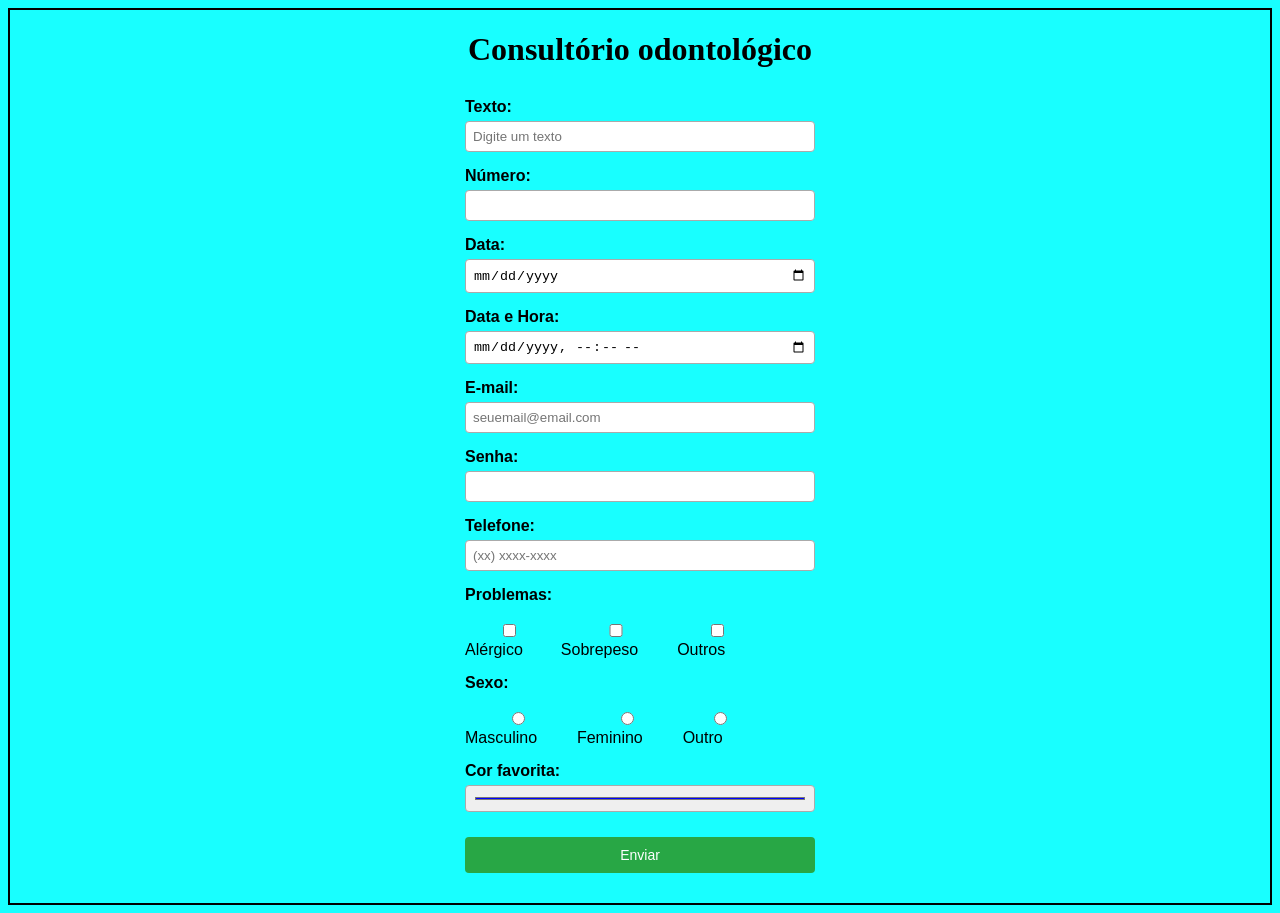
<file: consultorio.html>
<!DOCTYPE html>
<html lang="pt-BR">
<head>
  <meta charset="UTF-8" />
  <title>Formulário com vários tipos de campos</title>
  <h1> Consultório odontológico</h1>
  <style>
    h1 {
      text-align: center;
    }
    form {
      width: 350px;
      margin: 30px auto;
      font-family: Arial, sans-serif;
    }
    label {
      display: block;
      margin-top: 15px;
      font-weight: bold;
    }
    input, select {
      width: 100%;
      padding: 7px;
      margin-top: 5px;
      box-sizing: border-box;
      border: 1px solid #aaa;
      border-radius: 4px;
    }
    .inline {
      display: inline-block;
      width: auto;
      margin-right: 10px;
      font-weight: normal;
    }
    .buttons {
      margin-top: 20px;
    }
    button, input[type="submit"] {
      padding: 10px 15px;
      margin-right: 10px;
      border: none;
      border-radius: 4px;
      font-size: 14px;
      cursor: pointer;
    }
    input[type="submit"] {
      background-color: #28a745;
      color: white;
    }
    button {
      background-color: #007bff;
      color: white;
    }
    button:hover, input[type="submit"]:hover {
      opacity: 0.9;
    }
    body{
      border: 2px solid black;
      background-color: #18FFFF;
    }
  </style>
</head>
<body>

  <form>
    <label for="text">Texto:</label>
    <input type="text" id="text" name="text" placeholder="Digite um texto" />

    <label for="number">Número:</label>
    <input type="number" id="number" name="number" min="0" max="100" />

    <label for="date">Data:</label>
    <input type="date" id="date" name="date" />

    <label for="datetime">Data e Hora:</label>
    <input type="datetime-local" id="datetime" name="datetime" />

    <label for="email">E-mail:</label>
    <input type="email" id="email" name="email" placeholder="seuemail@email.com" />

    <input type="hidden" name="hiddenField" value="valorEscondido" />

    <label for="password">Senha:</label>
    <input type="password" id="password" name="password" />

    <label for="tel">Telefone:</label>
    <input type="tel" id="tel" name="tel" placeholder="(xx) xxxx-xxxx" pattern="[0-9\s\-()+]+" />

    <label>Problemas:</label>
    <label class="inline"><input type="checkbox" name="Problemas" value="Alérgico" /> Alérgico</label>
    <label class="inline"><input type="checkbox" name="interesse" value="Sobrepeso" /> Sobrepeso</label>
    <label class="inline"><input type="checkbox" name="interesse" value="Outros" /> Outros</label>

    <label>Sexo:</label>
    <label class="inline"><input type="radio" name="sexo" value="masculino" /> Masculino</label>
    <label class="inline"><input type="radio" name="sexo" value="feminino" /> Feminino</label>
    <label class="inline"><input type="radio" name="sexo" value="outro" /> Outro</label>

    <label for="cor">Cor favorita:</label>
    <input type="color" id="cor" name="cor" value="#0000ff" />

    <div class="buttons">
      <input type="submit" value="Enviar" />
      
    </div>
  </form>

</body>
</html>
</file>
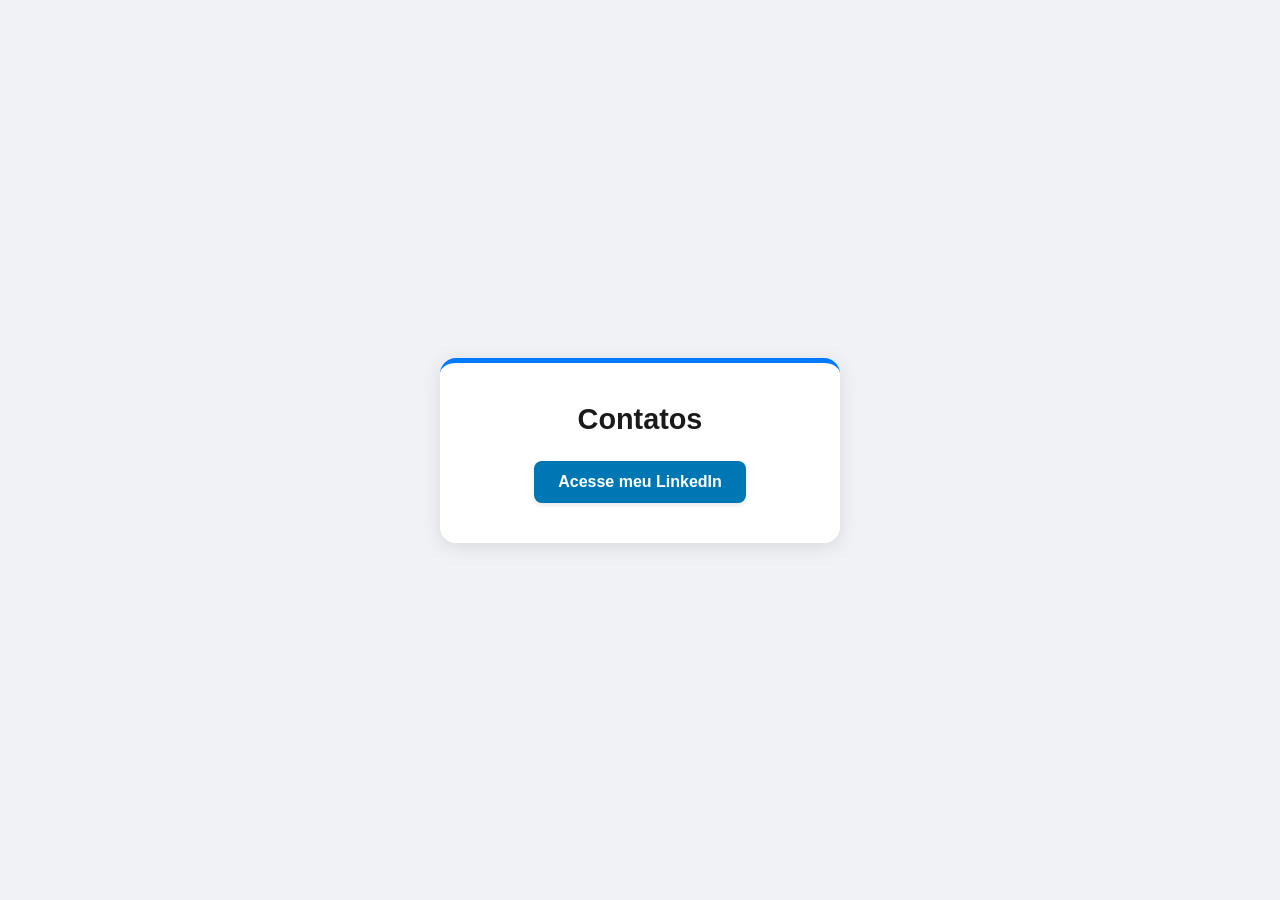
<file: contatos.html>
<!DOCTYPE html>
<html lang="pt-br">
<head>
    <meta charset="UTF-8">
    <meta name="viewport" content="width=device-width, initial-scale=1.0">
    <title>Contatos - Matheus Covre</title>
    <style>
        
        * {
            margin: 0;
            padding: 0;
            box-sizing: border-box;
        }

        body {
            font-family: -apple-system, BlinkMacSystemFont, "Segoe UI", Roboto, Helvetica, Arial, sans-serif;
            background-color: #f0f2f5;
            color: #333;
            display: flex;
            justify-content: center;
            align-items: center;
            height: 100vh;
        }

      
        .contact-card {
            background-color: white;
            padding: 40px;
            border-radius: 16px;
            box-shadow: 0 4px 20px rgba(0, 0, 0, 0.1);
            max-width: 400px; 
            width: 100%;
            text-align: center;
            border-top: 5px solid #007bff;
        }

        h2 {
            margin-bottom: 25px;
            font-size: 1.8rem;
            color: #1a1a1a;
        }

        
        .linkedin-btn {
            display: inline-block; 
            background-color: #0077b5; 
            color: white;
            text-decoration: none; 
            padding: 12px 24px;
            border-radius: 8px;
            font-weight: 600;
            transition: background-color 0.3s ease; 
            box-shadow: 0 2px 5px rgba(0,0,0,0.1);
        }

        
        .linkedin-btn:hover {
            background-color: #005582; 
            transform: translateY(-2px); 
        }
        
        p {
            margin-top: 10px;
        }
    </style>
</head>
<body>

    <div class="contact-card">
        <h2>Contatos</h2>
        
        <p>
            <a href="https://www.linkedin.com/in/matheus-covre-744520365/" target="_blank" class="linkedin-btn">
                Acesse meu LinkedIn
            </a>
        </p>
    </div>

</body>
</html>
</file>
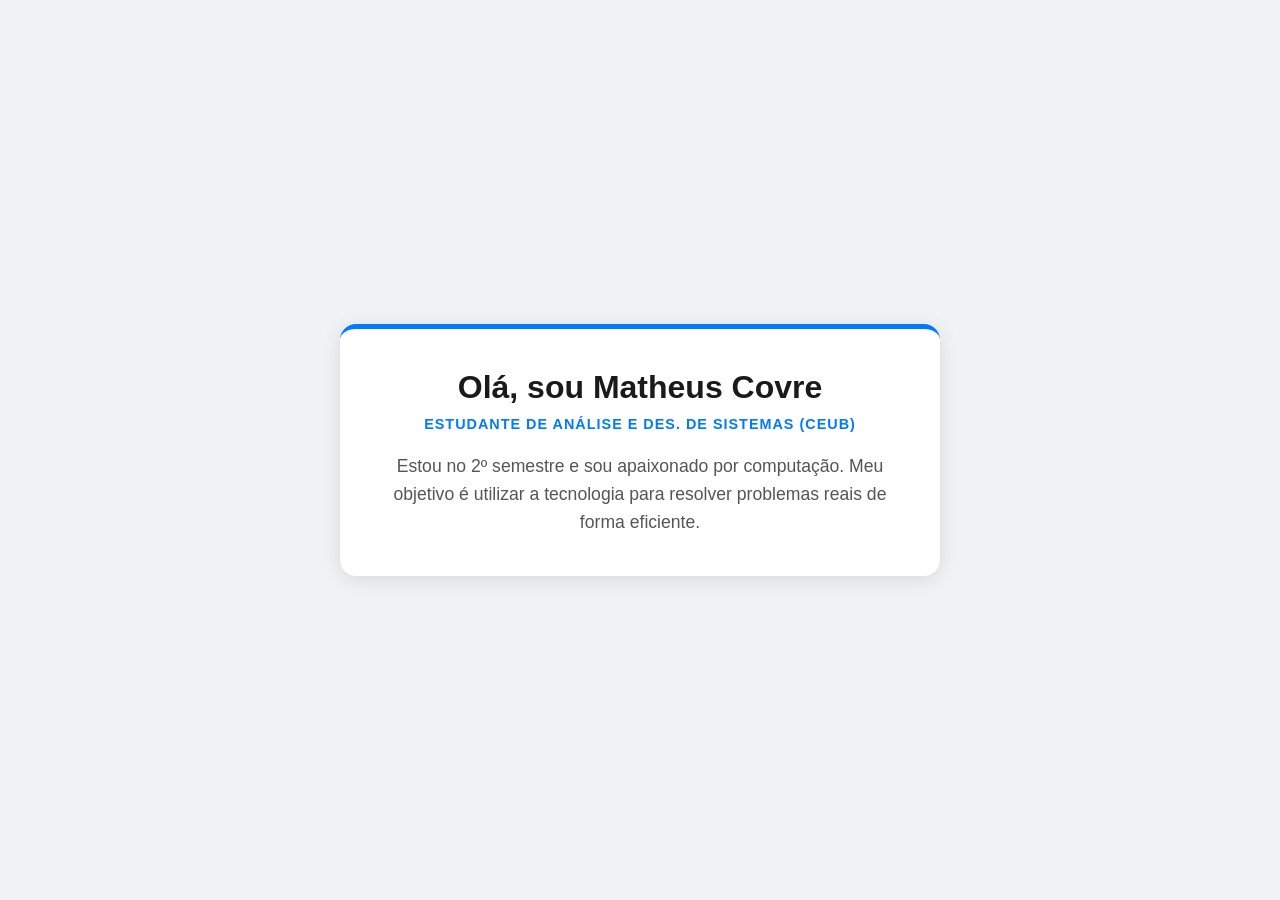
<file: eu.html>
<!DOCTYPE html>
<html lang="pt-br">
<head>
    <meta charset="UTF-8">
    <meta name="viewport" content="width=device-width, initial-scale=1.0">
    <title>Perfil - Matheus Covre</title>
    <style>
        /* 1. Reset básico e Fonte Moderna */
        * {
            margin: 0;
            padding: 0;
            box-sizing: border-box;
        }

        body {
            /* Fonte moderna do sistema (san-serif) */
            font-family: -apple-system, BlinkMacSystemFont, "Segoe UI", Roboto, Helvetica, Arial, sans-serif;
            background-color: #f0f2f5; /* Cinza bem claro, padrão moderno */
            color: #333;
            display: flex;
            justify-content: center; /* Centraliza horizontalmente */
            align-items: center;     /* Centraliza verticalmente */
            height: 100vh;           /* Altura total da tela */
            padding: 20px;
        }

        /* 2. O estilo do "Cartão" */
        .profile-card {
            background-color: white;
            padding: 40px;
            border-radius: 16px; /* Bordas arredondadas */
            box-shadow: 0 4px 20px rgba(0, 0, 0, 0.1); /* Sombra suave para dar profundidade */
            max-width: 600px;
            text-align: center;
            border-top: 5px solid #007bff; /* Detalhe colorido no topo (azul tech) */
        }

        /* 3. Tipografia */
        h1 {
            font-size: 2rem;
            margin-bottom: 10px;
            color: #1a1a1a;
        }

        .role {
            color: #007bff; /* Azul para destacar o curso */
            font-weight: 600;
            margin-bottom: 20px;
            text-transform: uppercase;
            font-size: 0.9rem;
            letter-spacing: 1px;
        }

        p {
            font-size: 1.1rem;
            line-height: 1.6; /* Espaçamento entre linhas para facilitar leitura */
            color: #555;
        }
    </style>
</head>
<body>

    <div class="profile-card">
        <h1>Olá, sou Matheus Covre</h1>
        <div class="role">Estudante de Análise e Des. de Sistemas (CEUB)</div>
        <p>
            Estou no 2º semestre e sou apaixonado por computação. 
            Meu objetivo é utilizar a tecnologia para resolver problemas reais de forma eficiente.
        </p>
    </div>

</body>
</html>
</file>
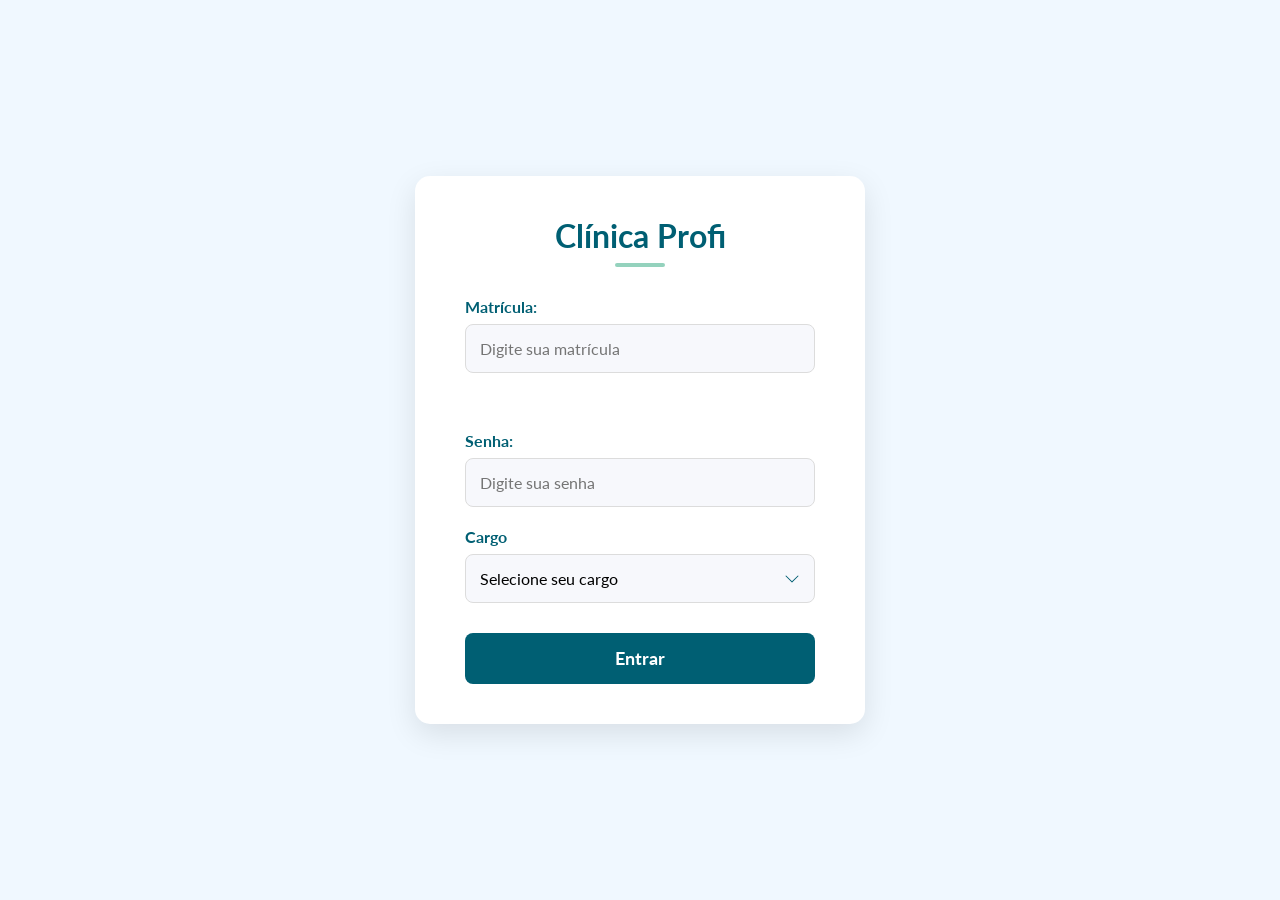
<file: hospital.html>
<!DOCTYPE html>
<html lang="pt-br">
<head>
    <meta charset="UTF-8">
    <meta name="viewport" content="width=device-width, initial-scale=1.0">
    <title>Login</title>
    <style>@import url('https://fonts.googleapis.com/css2?family=Lato:wght@400;700&display=swap');




* {
    margin: 0;
    padding: 0;
    box-sizing: border-box;
    font-family: 'Lato', sans-serif;
}


body {
    display: flex;
    justify-content: center;
    align-items: center;
    min-height: 100vh;
    background-color: #f0f8ff;
    color: #4a4a4a;
}


.login-container {
    background-color: #ffffff;
    padding: 40px 50px;
    border-radius: 15px;
    box-shadow: 0 10px 30px rgba(0, 0, 0, 0.1);
    width: 100%;
    max-width: 450px;
}


.login-form {
    display: flex;
    flex-direction: column;
}


.login-form h1 {
    text-align: center;
    margin-bottom: 30px;
    color: #005f73;
    font-weight: 700;
    font-size: 2rem;
}


.login-form h1::after {
    content: '';
    display: block;
    width: 50px;
    height: 4px;
    background-color: #94d2bd;
    margin: 8px auto 0;
    border-radius: 2px;
}


.login-form label {
    margin-bottom: 8px;
    font-weight: 700;
    color: #005f73;
}


.login-form input,
.login-form select {
    width: 100%;
    padding: 14px;
    margin-bottom: 20px;
    border: 1px solid #dcdcdc;
    border-radius: 8px;
    background-color: #f7f8fc;
    font-size: 1rem;
    transition: all 0.3s ease;
}


.login-form select {
    appearance: none;
    -webkit-appearance: none;
    -moz-appearance: none;
    background-image: url("data:image/svg+xml,%3Csvg xmlns='http://www.w3.org/2000/svg' width='16' height='16' fill='%23005f73' class='bi bi-chevron-down' viewBox='0 0 16 16'%3E%3Cpath fill-rule='evenodd' d='M1.646 4.646a.5.5 0 0 1 .708 0L8 10.293l5.646-5.647a.5.5 0 0 1 .708.708l-6 6a.5.5 0 0 1-.708 0l-6-6a.5.5 0 0 1 0-.708z'/%3E%3C/svg%3E");
    background-repeat: no-repeat;
    background-position: right 14px center;
}




.login-form input:focus,
.login-form select:focus {
    outline: none;
    border-color: #94d2bd;
    box-shadow: 0 0 0 3px rgba(148, 210, 189, 0.3);
}




.login-form button {
    padding: 15px;
    border: none;
    border-radius: 8px;
    background-color: #005f73;
    color: white;
    font-size: 1.1rem;
    font-weight: 700;
    cursor: pointer;
    margin-top: 10px;
    transition: background-color 0.3s ease, transform 0.2s ease;
}


.login-form button:hover {
    background-color: #0a9396;
    transform: translateY(-2px);
}
</style>
</head>
<body>
    <div class="login-container">
        <form action="" method="post" class="login-form">
            <h1>Clínica Profi</h1>
           
            <label for="email">Matrícula:</label>
            <input type="email" id="email" name="email"
                   required placeholder="Digite sua matrícula" /> <br /> <br />
           
            <label for="senha">Senha:</label>
            <input type="password" id="senha" name="senha"
                   required placeholder="Digite sua senha" />
            <label for="Cargo">Cargo</label>
            <select id="cargo" name="cargo" required>
                <option value="" disabled selected>Selecione seu cargo</option>
                <option value="Medicina">Médico</option>
                <option value="Enfermagem">Enfermeiro</option>
                <option value="pediatria">Pediátrico</option>
                <option value="Farmaceutico">Farmaceutico</option>
                <option value="outros">Outras áreas</option> </select>
           
            <button type="submit">Entrar</button>
        </form>
    </div>
    <script>
        document.getElementById("loginform").addEventListener('submit', function(event) {
    event.preventDefault();
    alert('Logado com sucesso!');
    this.reset();
});
</script>
</body>
</html>
</file>
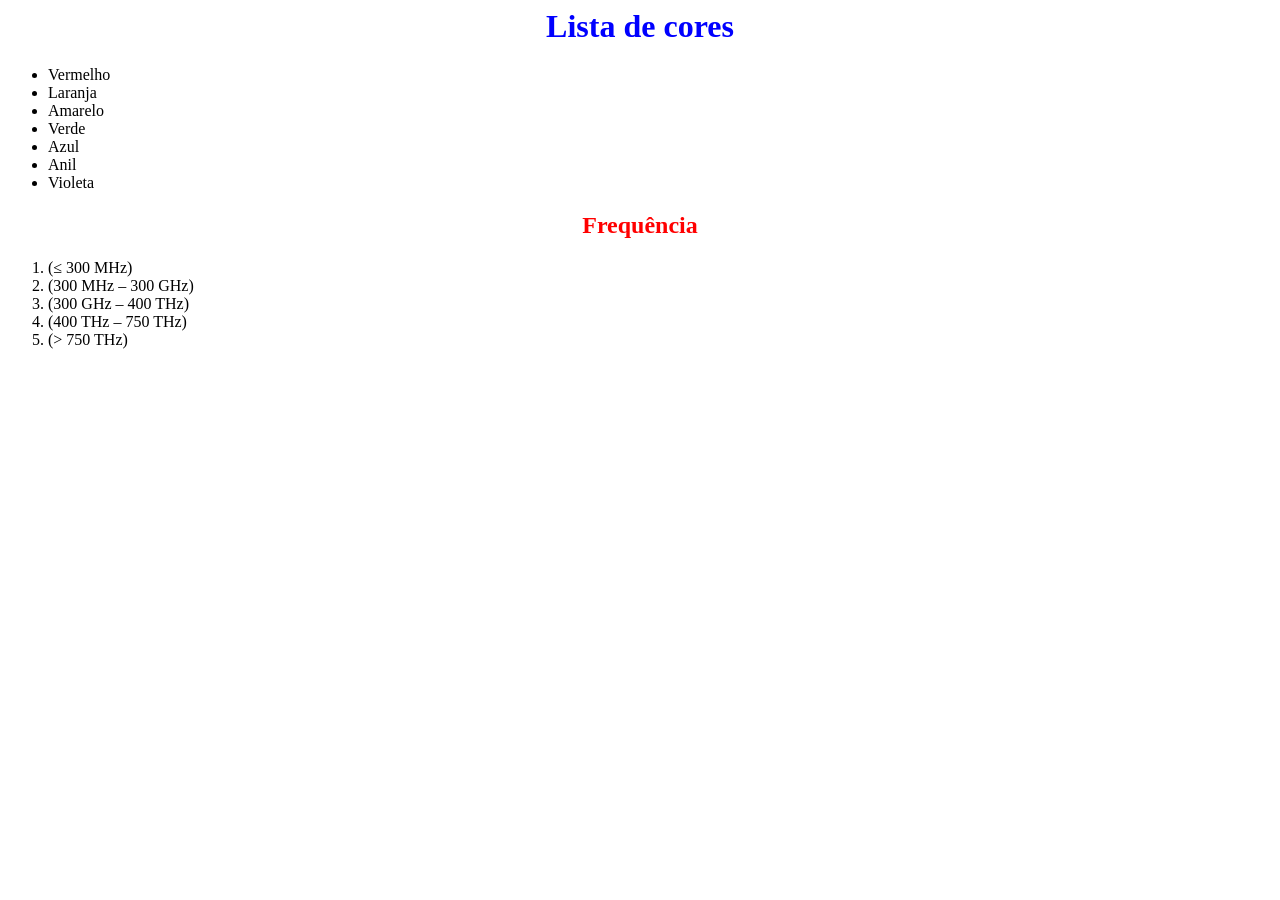
<file: lista.html>
<html>
  <head>
    <style>
      h1 {
        color: blue;
        text-align: center;
      }
      h2 {
        color: red;
        text-align: center
      }
    </style>  
  </head>
  <body>
    <h1> Lista de cores </h1>
     <ul class="team">
      <li>Vermelho</li>
      <li>Laranja</li>
      <li>Amarelo</li>
      <li>Verde</li>
      <li>Azul</li>
      <li>Anil</li>
      <li>Violeta</li>
    </ul>
    <h2> Frequência</h2>
    <ol class="team">
      <li> (≤ 300 MHz)</li>
      <li>(300 MHz – 300 GHz)</li>
      <li>(300 GHz – 400 THz)</li>
      <li>(400 THz – 750 THz)</li>
      <li>(> 750 THz)</li>
    </ol>
    
    

    
  </body>
  
</html>
</file>
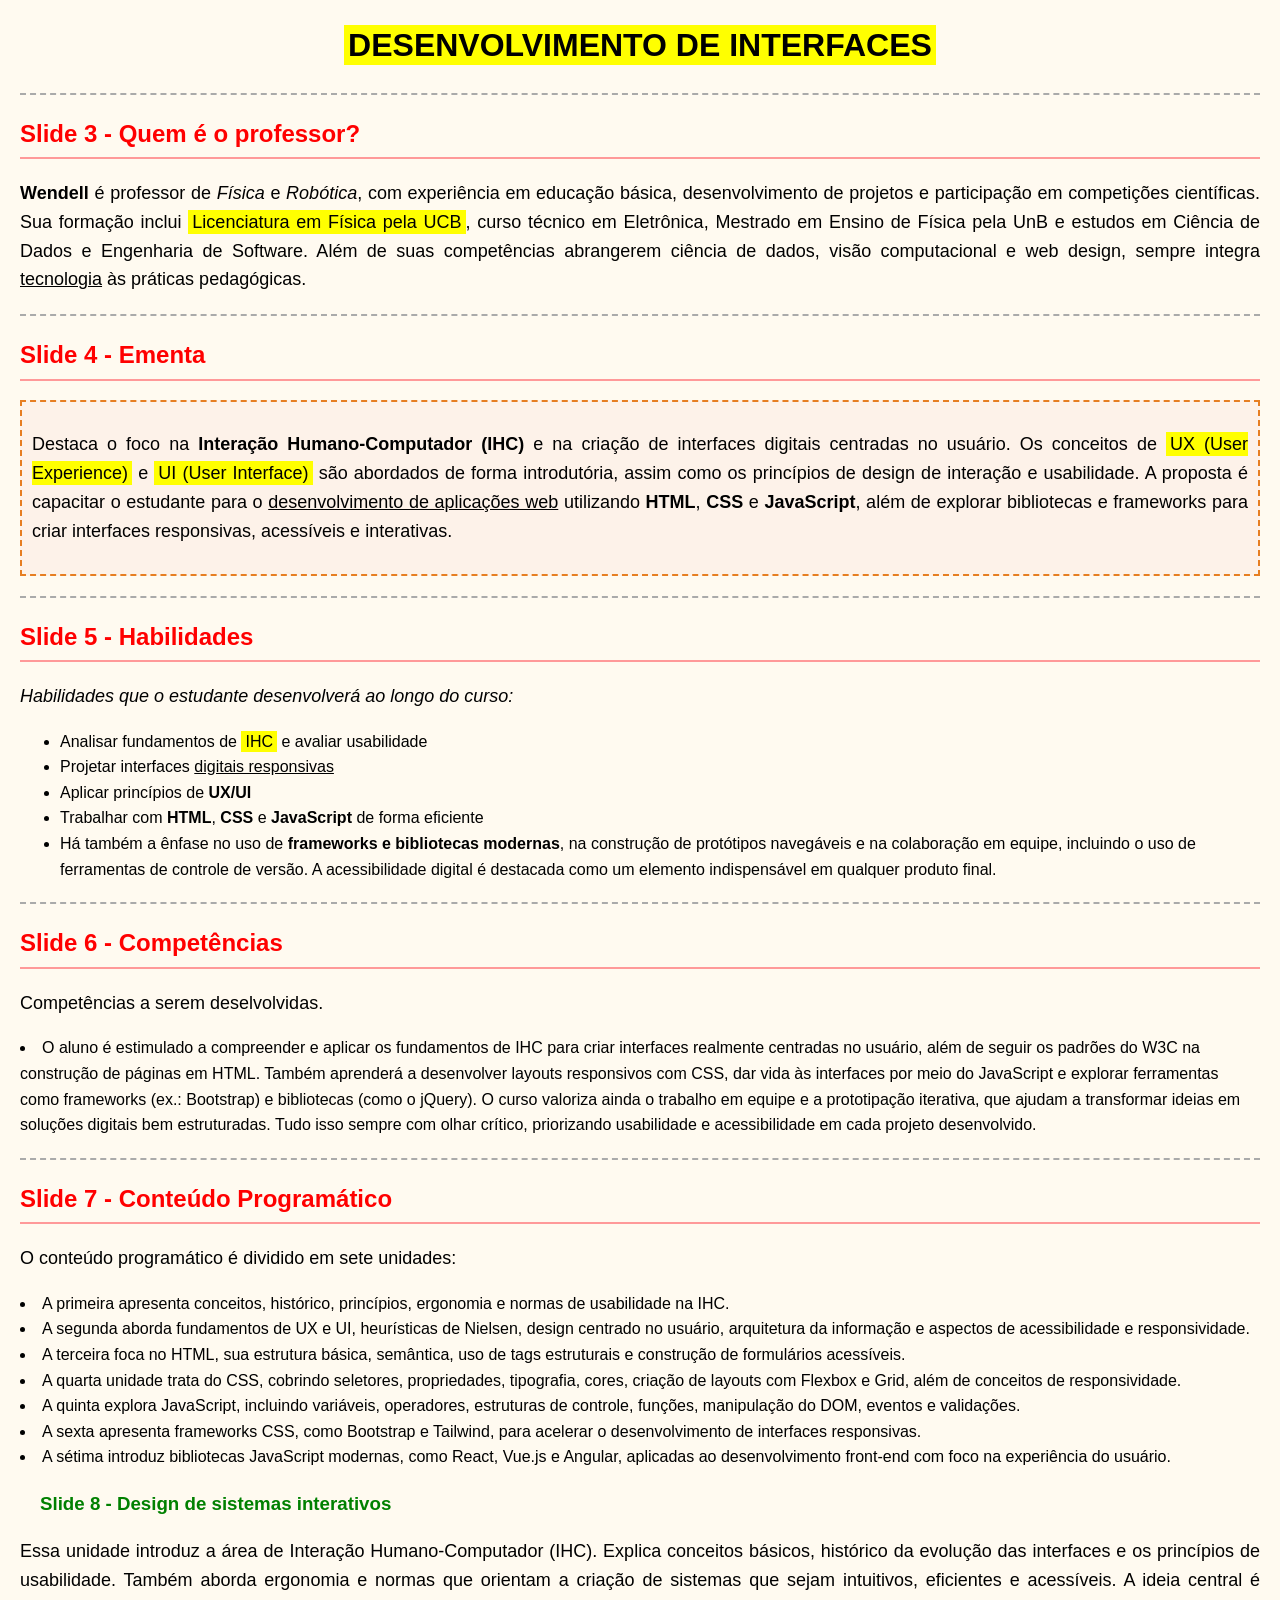
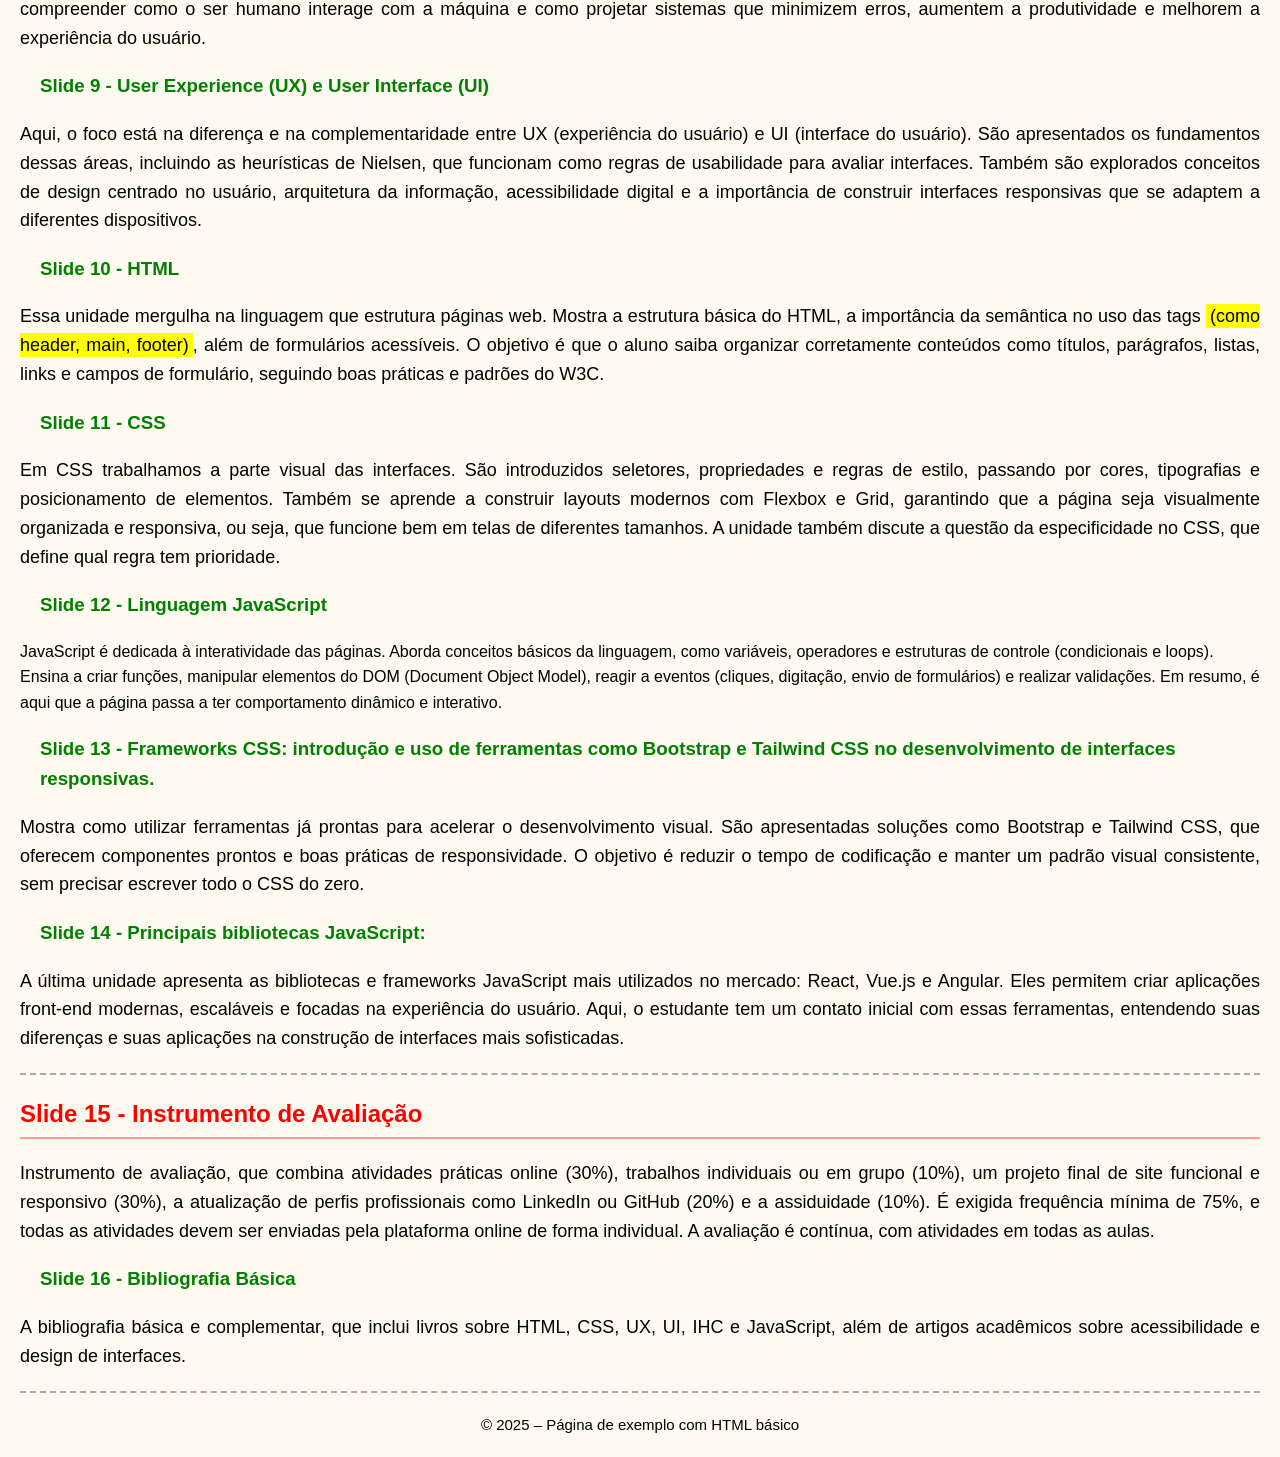
<file: resumo.html>
<html>
<head>
    <title>Introdução HTML</title>
    <style>
        body {
            background-color: #fffaf0;
            font-family: Arial, sans-serif;
            line-height: 1.6;
            margin: 20px;
        }
        h1 {
            color: blue;
            text-align: center;
            text-transform: uppercase;
        }
        h2 {
            color: red;
            text-align: left;
            border-bottom: 2px solid #ff9999;
            padding-bottom: 4px;
        }
        h3 {
            color: green;
            margin-left: 20px;
        }
        p {
            text-align: justify;
            font-size: 18px;
        }
        mark {
            background: yellow;
            padding: 2px 4px;
        }
        .box {
            background: #fdf2e9;
            border: 2px dashed #e67e22;
            padding: 10px;
            margin: 15px 0;
        }
        hr {
            border: none;
            border-top: 2px dashed #aaa;
            margin: 20px 0;
        }
    </style>
</head>
<body>

    <h1><mark>DESENVOLVIMENTO DE INTERFACES</mark></h1>
    <hr>

    <h2>Slide 3 - Quem é o professor?</h2>
    <p><b>Wendell</b> é professor de <i>Física</i> e <i>Robótica</i>, com experiência em educação básica, desenvolvimento de projetos e participação em competições científicas. 
    Sua formação inclui <mark>Licenciatura em Física pela UCB</mark>, curso técnico em Eletrônica, Mestrado em Ensino de Física pela UnB e estudos em Ciência de Dados e Engenharia de Software. 
    Além de suas competências abrangerem ciência de dados, visão computacional e web design, sempre integra <u>tecnologia</u> às práticas pedagógicas.</p>

    <hr>
    <h2>Slide 4 - Ementa</h2>
    <div class="box">
      <p>Destaca o foco na <b>Interação Humano-Computador (IHC)</b> e na criação de interfaces digitais centradas no usuário. 
      Os conceitos de <mark>UX (User Experience)</mark> e <mark>UI (User Interface)</mark> são abordados de forma introdutória, 
      assim como os princípios de design de interação e usabilidade. 
      A proposta é capacitar o estudante para o <u>desenvolvimento de aplicações web</u> utilizando <b>HTML</b>, <b>CSS</b> e <b>JavaScript</b>, 
      além de explorar bibliotecas e frameworks para criar interfaces responsivas, acessíveis e interativas.</p>
    </div>

    <hr>
    <h2>Slide 5 - Habilidades</h2>
    <p><i>Habilidades que o estudante desenvolverá ao longo do curso:</i></p>
    <ul>
        <li>Analisar fundamentos de <mark>IHC</mark> e avaliar usabilidade</li>
        <li>Projetar interfaces <u>digitais responsivas</u></li>
        <li>Aplicar princípios de <b>UX/UI</b></li>
        <li>Trabalhar com <b>HTML</b>, <b>CSS</b> e <b>JavaScript</b> de forma eficiente</li>
      <li> Há também a ênfase no uso de <b>frameworks e bibliotecas modernas</b>, na construção de protótipos navegáveis e na colaboração em equipe, incluindo o uso de ferramentas de controle de versão. A acessibilidade digital é destacada como um elemento indispensável em qualquer produto final.</li>
    </ul>

    <hr>
    <h2>Slide 6 - Competências</h2>
    <p>Competências a serem deselvolvidas. 
<li>O aluno é estimulado a compreender e aplicar os fundamentos de IHC para criar interfaces realmente centradas no usuário, além de seguir os padrões do W3C na construção de páginas em HTML. Também aprenderá a desenvolver layouts responsivos com CSS, dar vida às interfaces por meio do JavaScript e explorar ferramentas como frameworks (ex.: Bootstrap) e bibliotecas (como o jQuery). O curso valoriza ainda o trabalho em equipe e a prototipação iterativa, que ajudam a transformar ideias em soluções digitais bem estruturadas. Tudo isso sempre com olhar crítico, priorizando usabilidade e acessibilidade em cada projeto desenvolvido.</li>
</p>

    <hr>
    <h2>Slide 7 - Conteúdo Programático</h2>
<p>O conteúdo programático é dividido em sete unidades:

<li>A primeira apresenta conceitos, histórico, princípios, ergonomia e normas de usabilidade na IHC.</li>

<li>A segunda aborda fundamentos de UX e UI, heurísticas de Nielsen, design centrado no usuário, arquitetura da informação e aspectos de acessibilidade e responsividade.

<li>A terceira foca no HTML, sua estrutura básica, semântica, uso de tags estruturais e construção de formulários acessíveis.</li>

<li>A quarta unidade trata do CSS, cobrindo seletores, propriedades, tipografia, cores, criação de layouts com Flexbox e Grid, além de conceitos de responsividade.</li>

<li>A quinta explora JavaScript, incluindo variáveis, operadores, estruturas de controle, funções, manipulação do DOM, eventos e validações.</li>

<li>A sexta apresenta frameworks CSS, como Bootstrap e Tailwind, para acelerar o desenvolvimento de interfaces responsivas.</li>

<li>A sétima introduz bibliotecas JavaScript modernas, como React, Vue.js e Angular, aplicadas ao desenvolvimento front-end com foco na experiência do usuário.</li>
  
  <h3>Slide 8 - Design de sistemas interativos</h3>
  <p>Essa unidade introduz a área de Interação Humano-Computador (IHC). Explica conceitos básicos, histórico da evolução das interfaces e os princípios de usabilidade. Também aborda ergonomia e normas que orientam a criação de sistemas que sejam intuitivos, eficientes e acessíveis. A ideia central é compreender como o ser humano interage com a máquina e como projetar sistemas que minimizem erros, aumentem a produtividade e melhorem a experiência do usuário.</p>
  </h3>
    <h3>Slide 9 - User Experience (UX) e User Interface (UI)</h3>
  <p>Aqui, o foco está na diferença e na complementaridade entre UX (experiência do usuário) e UI (interface do usuário). São apresentados os fundamentos dessas áreas, incluindo as heurísticas de Nielsen, que funcionam como regras de usabilidade para avaliar interfaces. Também são explorados conceitos de design centrado no usuário, arquitetura da informação, acessibilidade digital e a importância de construir interfaces responsivas que se adaptem a diferentes dispositivos.</p>
    <h3>Slide 10 - HTML</h3>
  <p>Essa unidade mergulha na linguagem que estrutura páginas web. Mostra a estrutura básica do HTML, a importância da semântica no uso das tags <mark>(como header, main, footer)</mark>, além de formulários acessíveis. O objetivo é que o aluno saiba organizar corretamente conteúdos como títulos, parágrafos, listas, links e campos de formulário, seguindo boas práticas e padrões do W3C.
    <h3>Slide 11 - CSS</h3>
  <p> Em CSS trabalhamos a parte visual das interfaces. São introduzidos seletores, propriedades e regras de estilo, passando por cores, tipografias e posicionamento de elementos. Também se aprende a construir layouts modernos com Flexbox e Grid, garantindo que a página seja visualmente organizada e responsiva, ou seja, que funcione bem em telas de diferentes tamanhos. A unidade também discute a questão da especificidade no CSS, que define qual regra tem prioridade.</p>
    <h3>Slide 12 - Linguagem JavaScript</h3>
  JavaScript é dedicada à interatividade das páginas. Aborda conceitos básicos da linguagem, como variáveis, operadores e estruturas de controle (condicionais e loops). Ensina a criar funções, manipular elementos do DOM (Document Object Model), reagir a eventos (cliques, digitação, envio de formulários) e realizar validações. Em resumo, é aqui que a página passa a ter comportamento dinâmico e interativo.
    <h3>Slide 13 - Frameworks CSS: introdução e
uso de ferramentas como Bootstrap e
Tailwind CSS no desenvolvimento de
interfaces responsivas.</h3>
  <p>Mostra como utilizar ferramentas já prontas para acelerar o desenvolvimento visual. São apresentadas soluções como Bootstrap e Tailwind CSS, que oferecem componentes prontos e boas práticas de responsividade. O objetivo é reduzir o tempo de codificação e manter um padrão visual consistente, sem precisar escrever todo o CSS do zero.
<h3>Slide 14 - Principais bibliotecas
JavaScript:</h3>
 <p>A última unidade apresenta as bibliotecas e frameworks JavaScript mais utilizados no mercado: React, Vue.js e Angular. Eles permitem criar aplicações front-end modernas, escaláveis e focadas na experiência do usuário. Aqui, o estudante tem um contato inicial com essas ferramentas, entendendo suas diferenças e suas aplicações na construção de interfaces mais sofisticadas.</p>
    <hr>
    <h2>Slide 15 - Instrumento de Avaliação</h2>
  <p>Instrumento de avaliação, que combina atividades práticas online (30%), trabalhos individuais ou em grupo (10%), um projeto final de site funcional e responsivo (30%), a atualização de perfis profissionais como LinkedIn ou GitHub (20%) e a assiduidade (10%). É exigida frequência mínima de 75%, e todas as atividades devem ser enviadas pela plataforma online de forma individual. A avaliação é contínua, com atividades em todas as aulas.<p>
    <h3>Slide 16 - Bibliografia Básica</h3>
  <p>A bibliografia básica e complementar, que inclui livros sobre HTML, CSS, UX, UI, IHC e JavaScript, além de artigos acadêmicos sobre acessibilidade e design de interfaces.</p>
    <hr>
    <p style="text-align:center;"><small>&copy; 2025 – Página de exemplo com HTML básico</small></p>

</body>
</html>
</file>
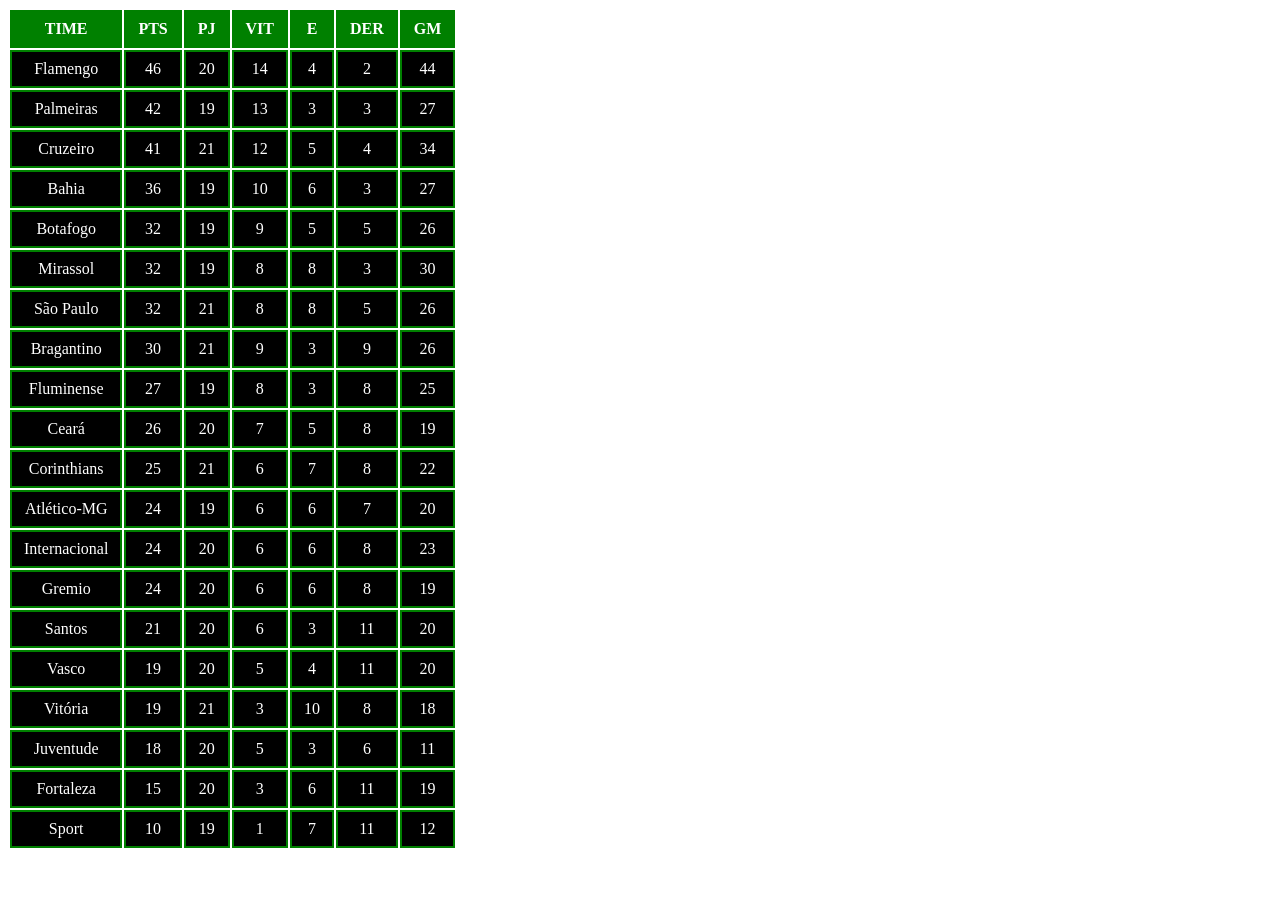
<file: tabela.html>
<html>
  <head>
    <style>
       th, td {
        border: 2px solid green;
        padding: 8px 12px; 
        text-align: center;
      }
      th {
        background-color: green;
        color: white;
      }
      td {
        background-color: black;
        color: white;
      }
    </style>
  </head>
  <body>
    <table>
      <thead>
        <tr>
          <th>TIME</th>
          <th>PTS</th>
          <th>PJ</th>
          <th>VIT</th>
          <th>E</th>
          <th>DER</th>
          <th>GM</th>
        </tr>
        <tr>
          <td>Flamengo</td>
          <td>46</td>
          <td>20</td>
          <td>14</td>
          <td>4</td>
          <td>2</td>
          <td>44</td>
        </tr>
         <tr>
          <td>Palmeiras</td>
          <td>42</td>
          <td>19</td>
          <td>13</td>
          <td>3</td>
          <td>3</td>
          <td>27</td>
        </tr>
         <tr>
          <td>Cruzeiro</td>
          <td>41</td>
          <td>21</td>
          <td>12</td>
          <td>5</td>
          <td>4</td>
          <td>34</td>
        </tr>
         <tr>
          <td>Bahia</td>
          <td>36</td>
          <td>19</td>
          <td>10</td>
          <td>6</td>
          <td>3</td>
          <td>27</td>
        </tr>
         <tr>
          <td>Botafogo</td>
          <td>32</td>
          <td>19</td>
          <td>9</td>
          <td>5</td>
          <td>5</td>
          <td>26</td>
        </tr>
         <tr>
          <td>Mirassol</td>
          <td>32</td>
          <td>19</td>
          <td>8</td>
          <td>8</td>
          <td>3</td>
          <td>30</td>
        </tr>
         <tr>
          <td>São Paulo</td>
          <td>32</td>
          <td>21</td>
          <td>8</td>
          <td>8</td>
          <td>5</td>
          <td>26</td>
        </tr>
         <tr>
          <td>Bragantino</td>
          <td>30</td>
          <td>21</td>
          <td>9</td>
          <td>3</td>
          <td>9</td>
          <td>26</td>
        </tr>
         <tr>
          <td>Fluminense</td>
          <td>27</td>
          <td>19</td>
          <td>8</td>
          <td>3</td>
          <td>8</td>
          <td>25</td>
        </tr>
         <tr>
          <td>Ceará</td>
          <td>26</td>
          <td>20</td>
          <td>7</td>
          <td>5</td>
          <td>8</td>
          <td>19</td>
        </tr>
         <tr>
          <td>Corinthians</td>
          <td>25</td>
          <td>21</td>
          <td>6</td>
          <td>7</td>
          <td>8</td>
          <td>22</td>
        </tr>
         <tr>
          <td>Atlético-MG</td>
          <td>24</td>
          <td>19</td>
          <td>6</td>
          <td>6</td>
          <td>7</td>
          <td>20</td>
        </tr>
         <tr>
          <td>Internacional</td>
          <td>24</td>
          <td>20</td>
          <td>6</td>
          <td>6</td>
          <td>8</td>
          <td>23</td>
        </tr>
         <tr>
          <td>Gremio</td>
          <td>24</td>
          <td>20</td>
          <td>6</td>
          <td>6</td>
          <td>8</td>
          <td>19</td>
        </tr>
         <tr>
          <td>Santos</td>
          <td>21</td>
          <td>20</td>
          <td>6</td>
          <td>3</td>
          <td>11</td>
          <td>20</td>
        </tr>
         <tr>
          <td>Vasco</td>
          <td>19</td>
          <td>20</td>
          <td>5</td>
          <td>4</td>
          <td>11</td>
          <td>20</td>
        </tr>
         <tr>
          <td>Vitória</td>
          <td>19</td>
          <td>21</td>
          <td>3</td>
          <td>10</td>
          <td>8</td>
          <td>18</td>
        </tr>
         <tr>
          <td>Juventude</td>
          <td>18</td>
          <td>20</td>
          <td>5</td>
          <td>3</td>
          <td>6</td>
          <td>11</td>
        </tr>
         <tr>
          <td>Fortaleza</td>
          <td>15</td>
          <td>20</td>
          <td>3</td>
          <td>6</td>
          <td>11</td>
          <td>19</td>
        </tr>
         <tr>
          <td>Sport</td>
          <td>10</td>
          <td>19</td>
          <td>1</td>
          <td>7</td>
          <td>11</td>
          <td>12</td>
        </tr>
</file>
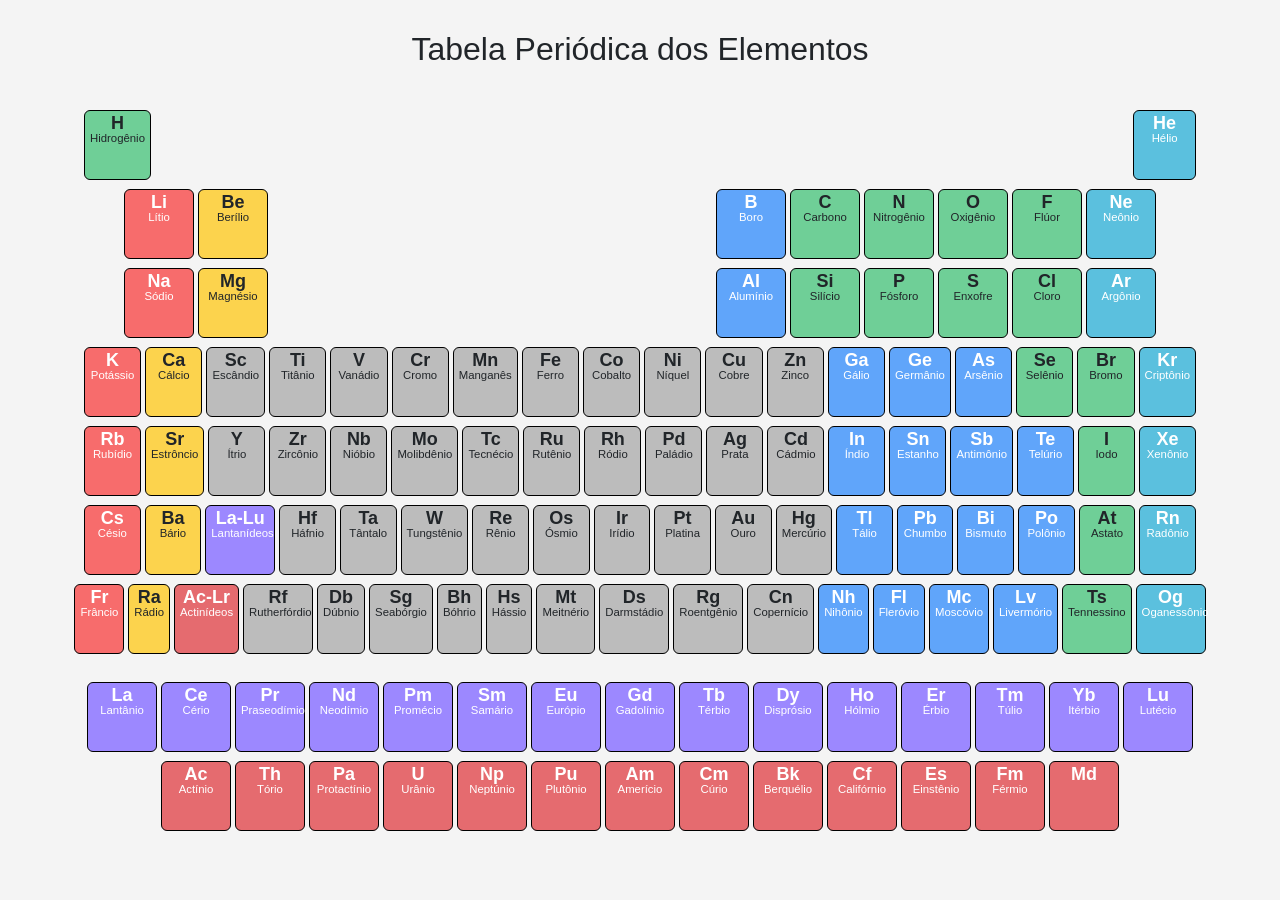
<file: tabelap.html>
<!DOCTYPE html>
<html lang="pt-br">
<head>
  <meta charset="UTF-8">
  <meta name="viewport" content="width=device-width, initial-scale=1.0">
  <title>Tabela Periódica</title>
  <!-- Bootstrap -->
  <link href="https://cdn.jsdelivr.net/npm/bootstrap@5.3.0/dist/css/bootstrap.min.css" rel="stylesheet">
  <style>
    body {
      background-color: #f4f4f4;
      font-family: Arial, sans-serif;
    }
    .titulo {
      text-align: center;
      margin-top: 30px;
      margin-bottom: 40px;
    }
    .elemento {
      border: 1px solid #000;
      border-radius: 6px;
      text-align: center;
      padding: 5px;
      width: 70px;
      height: 70px;
      font-size: 13px;
      margin: 2px;
      line-height: 1.1em;
    }
    .elemento strong {
      display: block;
      font-size: 18px;
    }

    /* Cores por tipo */
    .metal-alcalino { background-color: #f76c6c; color: #fff; }
    .metal-alcalino-terroso { background-color: #fcd34d; }
    .metais-transicao { background-color: #bcbcbc; }
    .semimetal { background-color: #60a5fa; color: #fff; }
    .ametais { background-color: #6fcf97; }
    .gasnobre { background-color: #5bc0de; color: #fff; }
    .lantanideos { background-color: #9c88ff; color: #fff; }
    .actinideos { background-color: #e56b6f; color: #fff; }

    .linha {
      display: flex;
      justify-content: center;
      margin-bottom: 5px;
    }
    .vazio {
      width: 70px;
      height: 70px;
      margin: 2px;
      visibility: hidden;
    }
  </style>
</head>
<body>
  <div class="container">
    <h2 class="titulo">Tabela Periódica dos Elementos</h2>

    <!-- Linha 1 -->
    <div class="linha">
      <div class="elemento ametais"><strong>H</strong><small>Hidrogênio</small></div>
      <div class="vazio"></div><div class="vazio"></div><div class="vazio"></div>
      <div class="vazio"></div><div class="vazio"></div><div class="vazio"></div>
      <div class="vazio"></div><div class="vazio"></div><div class="vazio"></div>
      <div class="vazio"></div><div class="vazio"></div><div class="vazio"></div>
      <div class="vazio"></div><div class="vazio"></div><div class="vazio"></div>
      <div class="elemento gasnobre"><strong>He</strong><small>Hélio</small></div>
    </div>

    <!-- Linha 2 -->
    <div class="linha">
      <div class="elemento metal-alcalino"><strong>Li</strong><small>Lítio</small></div>
      <div class="elemento metal-alcalino-terroso"><strong>Be</strong><small>Berílio</small></div>
      <div class="vazio"></div><div class="vazio"></div><div class="vazio"></div>
      <div class="vazio"></div><div class="vazio"></div><div class="vazio"></div>
      <div class="elemento semimetal"><strong>B</strong><small>Boro</small></div>
      <div class="elemento ametais"><strong>C</strong><small>Carbono</small></div>
      <div class="elemento ametais"><strong>N</strong><small>Nitrogênio</small></div>
      <div class="elemento ametais"><strong>O</strong><small>Oxigênio</small></div>
      <div class="elemento ametais"><strong>F</strong><small>Flúor</small></div>
      <div class="elemento gasnobre"><strong>Ne</strong><small>Neônio</small></div>
    </div>

    <!-- Linha 3 -->
    <div class="linha">
      <div class="elemento metal-alcalino"><strong>Na</strong><small>Sódio</small></div>
      <div class="elemento metal-alcalino-terroso"><strong>Mg</strong><small>Magnésio</small></div>
      <div class="vazio"></div><div class="vazio"></div><div class="vazio"></div>
      <div class="vazio"></div><div class="vazio"></div><div class="vazio"></div>
      <div class="elemento semimetal"><strong>Al</strong><small>Alumínio</small></div>
      <div class="elemento ametais"><strong>Si</strong><small>Silício</small></div>
      <div class="elemento ametais"><strong>P</strong><small>Fósforo</small></div>
      <div class="elemento ametais"><strong>S</strong><small>Enxofre</small></div>
      <div class="elemento ametais"><strong>Cl</strong><small>Cloro</small></div>
      <div class="elemento gasnobre"><strong>Ar</strong><small>Argônio</small></div>
    </div>

    <!-- Linha 4 -->
    <div class="linha">
      <div class="elemento metal-alcalino"><strong>K</strong><small>Potássio</small></div>
      <div class="elemento metal-alcalino-terroso"><strong>Ca</strong><small>Cálcio</small></div>
      <div class="elemento metais-transicao"><strong>Sc</strong><small>Escândio</small></div>
      <div class="elemento metais-transicao"><strong>Ti</strong><small>Titânio</small></div>
      <div class="elemento metais-transicao"><strong>V</strong><small>Vanádio</small></div>
      <div class="elemento metais-transicao"><strong>Cr</strong><small>Cromo</small></div>
      <div class="elemento metais-transicao"><strong>Mn</strong><small>Manganês</small></div>
      <div class="elemento metais-transicao"><strong>Fe</strong><small>Ferro</small></div>
      <div class="elemento metais-transicao"><strong>Co</strong><small>Cobalto</small></div>
      <div class="elemento metais-transicao"><strong>Ni</strong><small>Níquel</small></div>
      <div class="elemento metais-transicao"><strong>Cu</strong><small>Cobre</small></div>
      <div class="elemento metais-transicao"><strong>Zn</strong><small>Zinco</small></div>
      <div class="elemento semimetal"><strong>Ga</strong><small>Gálio</small></div>
      <div class="elemento semimetal"><strong>Ge</strong><small>Germânio</small></div>
      <div class="elemento semimetal"><strong>As</strong><small>Arsênio</small></div>
      <div class="elemento ametais"><strong>Se</strong><small>Selênio</small></div>
      <div class="elemento ametais"><strong>Br</strong><small>Bromo</small></div>
      <div class="elemento gasnobre"><strong>Kr</strong><small>Criptônio</small></div>
    </div>

    <!-- Linha 5 -->
    <div class="linha">
      <div class="elemento metal-alcalino"><strong>Rb</strong><small>Rubídio</small></div>
      <div class="elemento metal-alcalino-terroso"><strong>Sr</strong><small>Estrôncio</small></div>
      <div class="elemento metais-transicao"><strong>Y</strong><small>Ítrio</small></div>
      <div class="elemento metais-transicao"><strong>Zr</strong><small>Zircônio</small></div>
      <div class="elemento metais-transicao"><strong>Nb</strong><small>Nióbio</small></div>
      <div class="elemento metais-transicao"><strong>Mo</strong><small>Molibdênio</small></div>
      <div class="elemento metais-transicao"><strong>Tc</strong><small>Tecnécio</small></div>
      <div class="elemento metais-transicao"><strong>Ru</strong><small>Rutênio</small></div>
      <div class="elemento metais-transicao"><strong>Rh</strong><small>Ródio</small></div>
      <div class="elemento metais-transicao"><strong>Pd</strong><small>Paládio</small></div>
      <div class="elemento metais-transicao"><strong>Ag</strong><small>Prata</small></div>
      <div class="elemento metais-transicao"><strong>Cd</strong><small>Cádmio</small></div>
      <div class="elemento semimetal"><strong>In</strong><small>Índio</small></div>
      <div class="elemento semimetal"><strong>Sn</strong><small>Estanho</small></div>
      <div class="elemento semimetal"><strong>Sb</strong><small>Antimônio</small></div>
      <div class="elemento semimetal"><strong>Te</strong><small>Telúrio</small></div>
      <div class="elemento ametais"><strong>I</strong><small>Iodo</small></div>
      <div class="elemento gasnobre"><strong>Xe</strong><small>Xenônio</small></div>
    </div>

    <!-- Linha 6 -->
    <div class="linha">
      <div class="elemento metal-alcalino"><strong>Cs</strong><small>Césio</small></div>
      <div class="elemento metal-alcalino-terroso"><strong>Ba</strong><small>Bário</small></div>
      <div class="elemento lantanideos"><strong>La-Lu</strong><small>Lantanídeos</small></div>
      <div class="elemento metais-transicao"><strong>Hf</strong><small>Háfnio</small></div>
      <div class="elemento metais-transicao"><strong>Ta</strong><small>Tântalo</small></div>
      <div class="elemento metais-transicao"><strong>W</strong><small>Tungstênio</small></div>
      <div class="elemento metais-transicao"><strong>Re</strong><small>Rênio</small></div>
      <div class="elemento metais-transicao"><strong>Os</strong><small>Ósmio</small></div>
      <div class="elemento metais-transicao"><strong>Ir</strong><small>Irídio</small></div>
      <div class="elemento metais-transicao"><strong>Pt</strong><small>Platina</small></div>
      <div class="elemento metais-transicao"><strong>Au</strong><small>Ouro</small></div>
      <div class="elemento metais-transicao"><strong>Hg</strong><small>Mercúrio</small></div>
      <div class="elemento semimetal"><strong>Tl</strong><small>Tálio</small></div>
      <div class="elemento semimetal"><strong>Pb</strong><small>Chumbo</small></div>
      <div class="elemento semimetal"><strong>Bi</strong><small>Bismuto</small></div>
      <div class="elemento semimetal"><strong>Po</strong><small>Polônio</small></div>
      <div class="elemento ametais"><strong>At</strong><small>Astato</small></div>
      <div class="elemento gasnobre"><strong>Rn</strong><small>Radônio</small></div>
    </div>

    <!-- Linha 7 -->
    <div class="linha">
      <div class="elemento metal-alcalino"><strong>Fr</strong><small>Frâncio</small></div>
      <div class="elemento metal-alcalino-terroso"><strong>Ra</strong><small>Rádio</small></div>
      <div class="elemento actinideos"><strong>Ac-Lr</strong><small>Actinídeos</small></div>
      <div class="elemento metais-transicao"><strong>Rf</strong><small>Rutherfórdio</small></div>
      <div class="elemento metais-transicao"><strong>Db</strong><small>Dúbnio</small></div>
      <div class="elemento metais-transicao"><strong>Sg</strong><small>Seabórgio</small></div>
      <div class="elemento metais-transicao"><strong>Bh</strong><small>Bóhrio</small></div>
      <div class="elemento metais-transicao"><strong>Hs</strong><small>Hássio</small></div>
      <div class="elemento metais-transicao"><strong>Mt</strong><small>Meitnério</small></div>
      <div class="elemento metais-transicao"><strong>Ds</strong><small>Darmstádio</small></div>
      <div class="elemento metais-transicao"><strong>Rg</strong><small>Roentgênio</small></div>
      <div class="elemento metais-transicao"><strong>Cn</strong><small>Copernício</small></div>
      <div class="elemento semimetal"><strong>Nh</strong><small>Nihônio</small></div>
      <div class="elemento semimetal"><strong>Fl</strong><small>Fleróvio</small></div>
      <div class="elemento semimetal"><strong>Mc</strong><small>Moscóvio</small></div>
      <div class="elemento semimetal"><strong>Lv</strong><small>Livermório</small></div>
      <div class="elemento ametais"><strong>Ts</strong><small>Tennessino</small></div>
      <div class="elemento gasnobre"><strong>Og</strong><small>Oganessônio</small></div>
    </div>

    <!-- Lantanídeos -->
    <div class="linha mt-4">
      <div class="elemento lantanideos"><strong>La</strong><small>Lantânio</small></div>
      <div class="elemento lantanideos"><strong>Ce</strong><small>Cério</small></div>
      <div class="elemento lantanideos"><strong>Pr</strong><small>Praseodímio</small></div>
      <div class="elemento lantanideos"><strong>Nd</strong><small>Neodímio</small></div>
      <div class="elemento lantanideos"><strong>Pm</strong><small>Promécio</small></div>
      <div class="elemento lantanideos"><strong>Sm</strong><small>Samário</small></div>
      <div class="elemento lantanideos"><strong>Eu</strong><small>Európio</small></div>
      <div class="elemento lantanideos"><strong>Gd</strong><small>Gadolínio</small></div>
      <div class="elemento lantanideos"><strong>Tb</strong><small>Térbio</small></div>
      <div class="elemento lantanideos"><strong>Dy</strong><small>Disprósio</small></div>
      <div class="elemento lantanideos"><strong>Ho</strong><small>Hólmio</small></div>
      <div class="elemento lantanideos"><strong>Er</strong><small>Érbio</small></div>
      <div class="elemento lantanideos"><strong>Tm</strong><small>Túlio</small></div>
      <div class="elemento lantanideos"><strong>Yb</strong><small>Itérbio</small></div>
      <div class="elemento lantanideos"><strong>Lu</strong><small>Lutécio</small></div>
    </div>

    <!-- Actinídeos -->
    <div class="linha">
      <div class="elemento actinideos"><strong>Ac</strong><small>Actínio</small></div>
      <div class="elemento actinideos"><strong>Th</strong><small>Tório</small></div>
      <div class="elemento actinideos"><strong>Pa</strong><small>Protactínio</small></div>
      <div class="elemento actinideos"><strong>U</strong><small>Urânio</small></div>
      <div class="elemento actinideos"><strong>Np</strong><small>Neptúnio</small></div>
      <div class="elemento actinideos"><strong>Pu</strong><small>Plutônio</small></div>
      <div class="elemento actinideos"><strong>Am</strong><small>Amerício</small></div>
      <div class="elemento actinideos"><strong>Cm</strong><small>Cúrio</small></div>
      <div class="elemento actinideos"><strong>Bk</strong><small>Berquélio</small></div>
      <div class="elemento actinideos"><strong>Cf</strong><small>Califórnio</small></div>
      <div class="elemento actinideos"><strong>Es</strong><small>Einstênio</small></div>
      <div class="elemento actinideos"><strong>Fm</strong><small>Férmio</small></div>
      <div class="elemento actinideos"><strong>Md
</file>
